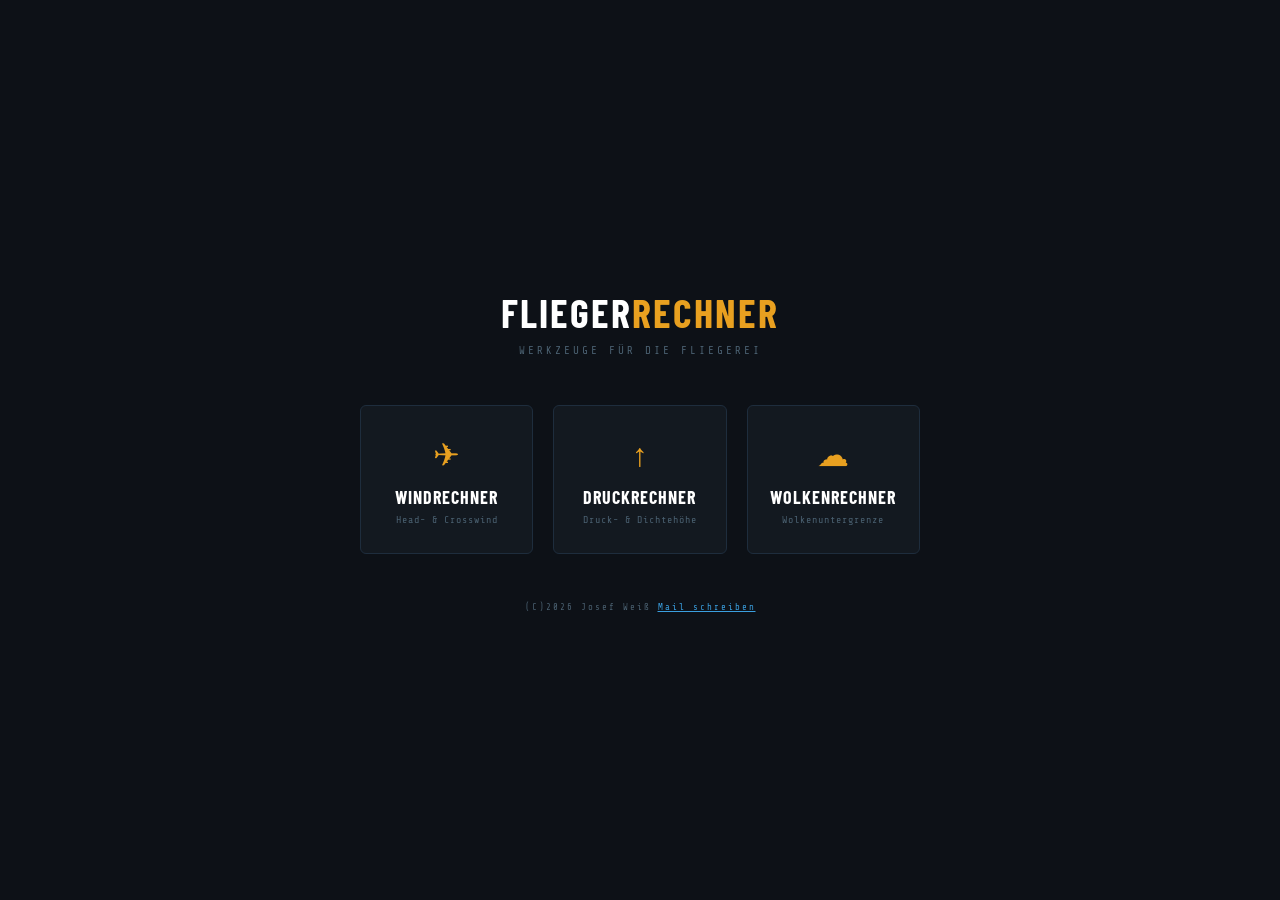
<file: index.html>
<!-- 
    (C) 2026 Josef Weiß
    Licensed under CC BY-NC 4.0
    Commercial use prohibited without written permission
-->
<!DOCTYPE html>
<html lang="de">
<head>
    <meta charset="UTF-8">
    <meta name="viewport" content="width=device-width, initial-scale=1.0">
    <title>Fliegereirechner</title>
    <link rel="manifest" href="manifest.json">
    <meta name="theme-color" content="#e8a020">
    <link rel="stylesheet" href="styles.css">
</head>
<body>

    <h1>Flieger<span>rechner</span></h1>
    <p class="subtitle">Werkzeuge für die Fliegerei</p>

    <div class="kacheln">

        <a href="Wind_Rechner/index.html" class="kachel">
            <div class="kachel-icon">✈</div>
            <div class="kachel-titel">Windrechner</div>
            <div class="kachel-sub">Head- & Crosswind</div>
        </a>

        <a href="Druck_Rechner/index.html" class="kachel">
            <div class="kachel-icon">↑</div>
            <div class="kachel-titel">Druckrechner</div>
            <div class="kachel-sub">Druck- & Dichtehöhe</div>
        </a>

        <a href="Wolkenrechner/index.html" class="kachel">
            <div class="kachel-icon">☁</div>
            <div class="kachel-titel">Wolkenrechner</div>
            <div class="kachel-sub">Wolkenuntergrenze</div>
        </a>

    </div>

    <footer>
        (C)2026 Josef Weiß
        <a href="mailto:weiss.josef1987@googlemail.com">Mail schreiben</a>
    </footer>
    <script>
        if ('serviceWorker' in navigator) {
            navigator.serviceWorker.register('./service-worker.js')
                .then(() => console.log('Service Worker registriert'))
                .catch(err => console.log('Fehler:', err));
        }
    </script>
</body>
</html>
</file>
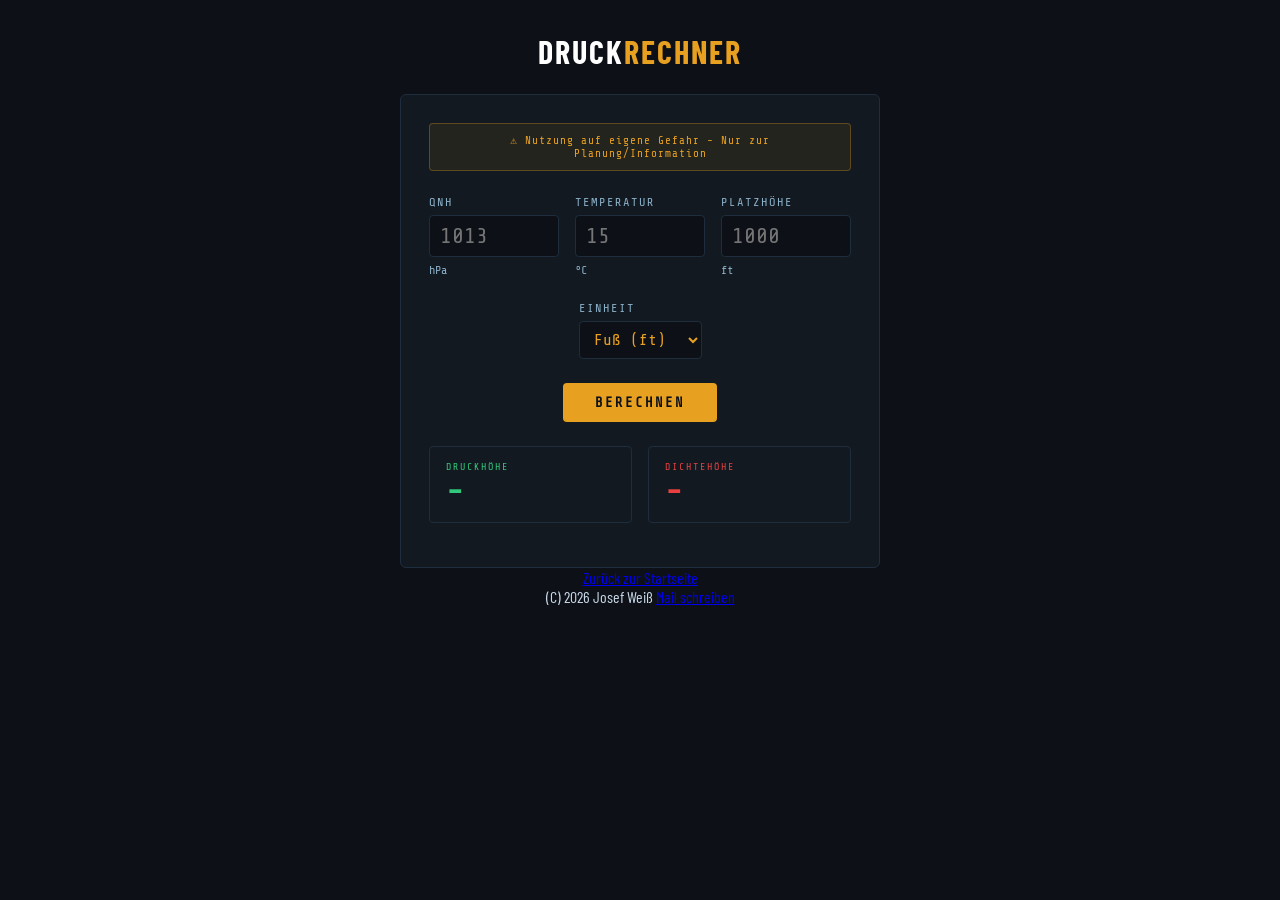
<file: Druck_Rechner/index.html>
<!-- 
    (C) 2026 Josef Weiß
    Licensed under CC BY-NC 4.0
    Commercial use prohibited without written permission
-->
<!doctype html>
<html lang="de">
  <head>
    <meta charset="UTF-8" />
    <meta name="viewport" content="width=device-width, initial-scale=1.0" />
    <title>Rechner für Druck-/Dichtehöhe</title>
    <link rel="stylesheet" href="styles.css" />
  </head>
  <body>
    <h1>Druck<span>rechner</span></h1>

    <div class="card">
      <div class="warning-box">
        &#9888; Nutzung auf eigene Gefahr - Nur zur Planung/Information
      </div>

      <div class="inputs">
        <div class="input-group">
          <label>QNH</label>
          <input type="number" id="qnh" placeholder="1013" />
          <span class="unit">hPa</span>
        </div>
        <div class="input-group">
          <label>Temperatur</label>
          <input type="number" id="temp" step="1" placeholder="15" />
          <span class="unit">°C</span>
        </div>
        <div class="input-group">
          <label>Platzhöhe</label>
          <input type="number" id="fe" step="1" placeholder="1000" />
          <span class="unit" id="aktEinh">ft</span>
        </div>
      </div>

      <div class="limit-row">
        <div class="input-group">
          <label>Einheit</label>
          <select id="einheit">
            <option value="ft" selected>Fuß (ft)</option>
            <option value="m">Meter (m)</option>
          </select>
        </div>
      </div>

      <div class="btn-row">
        <button id="calcBtn" onclick="onClickBtn()">Berechnen</button>
      </div>

      <div class="results">
        <div class="result-box box-head">
          <div class="tag">Druckhöhe</div>
          <div class="value" id="outPressAlt">-</div>
        </div>
        <div class="result-box box-cross">
          <div class="tag">Dichtehöhe</div>
          <div class="value" id="outDensAlt">-</div>
        </div>
      </div>
    </div>

    <script src="app.js"></script>
  </body>
  <footer>
    <p style="text-align: center;"><a href="../index.html">Zurück zur Startseite</a></p>
    <span
      >(C) 2026 Josef Weiß
      <a href="mailto:weiss.josef1987@googlemail.com">Mail schreiben</a></span
    >
  </footer>
</html>
</file>
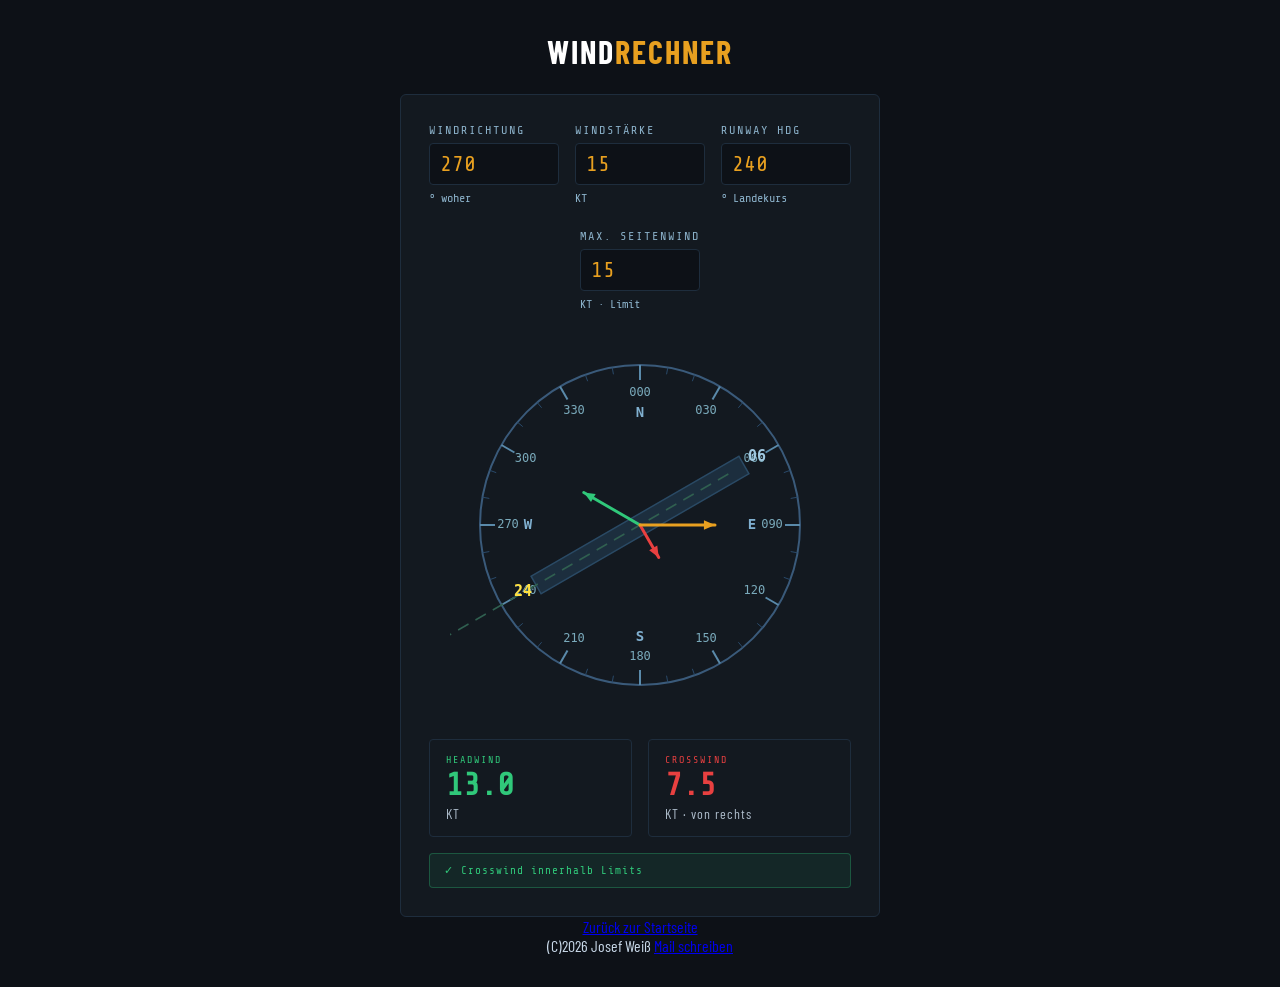
<file: Wind_Rechner/index.html>
<!-- 
    (C) 2026 Josef Weiß
    Licensed under CC BY-NC 4.0
    Commercial use prohibited without written permission
-->
<!doctype html>
<html lang="de">
  <head>
    <meta charset="UTF-8" />
    <meta name="viewport" content="width=device-width, initial-scale=1.0" />
    <title>Windrechner</title>
    <link rel="stylesheet" href="styles.css" />
  </head>
  <header></header>
  <body>
    <h1>Wind<span>rechner</span></h1>

    <div class="card">
      <div class="inputs">
        <div class="input-group">
          <label>Windrichtung</label>
          <input type="number" id="windDir" value="270" />
          <span class="unit">° woher</span>
        </div>
        <div class="input-group">
          <label>Windstärke</label>
          <input type="number" id="windSpd" value="15" />
          <span class="unit">KT</span>
        </div>
        <div class="input-group">
          <label>Runway HDG</label>
          <input type="number" id="rwyHdg" value="240" />
          <span class="unit">° Landekurs</span>
        </div>
      </div>

      <div class="limit-row">
        <div class="input-group">
          <label>Max. Seitenwind</label>
          <input type="number" id="xwLimit" value="15" min="1" max="40" />
          <span class="unit">KT · Limit</span>
        </div>
      </div>

      <div class="compass-row">
        <canvas id="compass" width="380" height="380"></canvas>
      </div>

      <div class="results">
        <div class="result-box box-head">
          <div class="tag" id="hwTag">Headwind</div>
          <div class="value" id="hwVal">–</div>
          <div class="sub" id="hwLabel">KT</div>
        </div>
        <div class="result-box box-cross">
          <div class="tag">Crosswind</div>
          <div class="value" id="xwVal">–</div>
          <div class="sub" id="xwLabel">KT</div>
        </div>
      </div>

      <div id="warning"></div>
    </div>
    <script src="app.js"></script>
  </body>
  <footer>
    <p style="text-align: center;"><a href="../index.html">Zurück zur Startseite</a></p>
    (C)2026 Josef Weiß
    <a href="mailto:weiss.josef1987@googlemail.com">Mail schreiben</a>
  </footer>
</html>
</file>
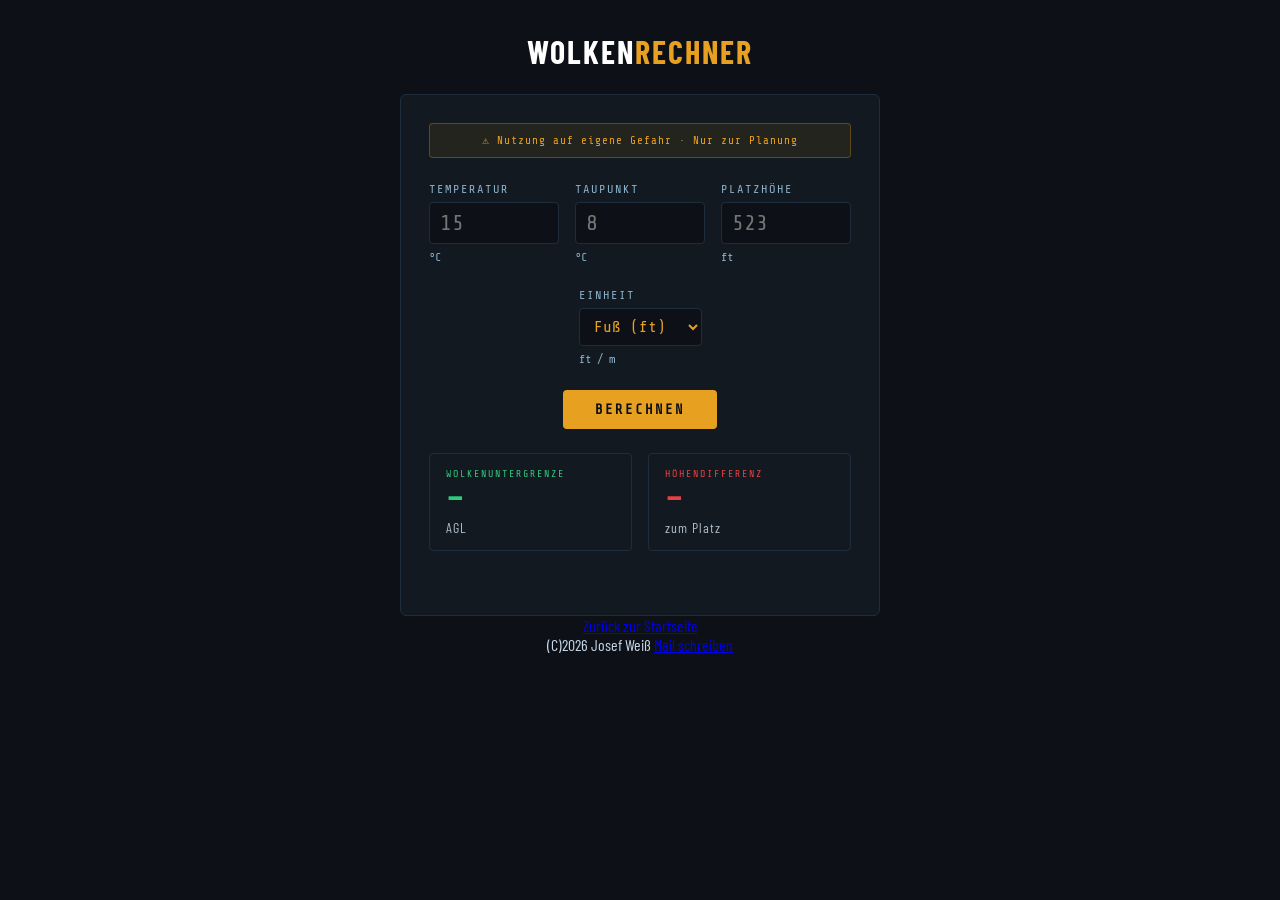
<file: Wolkenrechner/index.html>
<!-- 
    (C) 2026 Josef Weiß
    Licensed under CC BY-NC 4.0
    Commercial use prohibited without written permission
-->
<!DOCTYPE html>
<html lang="de">
<head>
    <meta charset="UTF-8">
    <meta name="viewport" content="width=device-width, initial-scale=1.0">
    <title>Wolkenrechner</title>
    <link rel="stylesheet" href="styles.css">
</head>
<body>

    <h1>Wolken<span>rechner</span></h1>

    <div class="card">

        <div class="warning-box">
            &#9888; Nutzung auf eigene Gefahr · Nur zur Planung
        </div>

        <div class="inputs">
            <div class="input-group">
                <label>Temperatur</label>
                <input type="number" id="temp" step="1" placeholder="15">
                <span class="unit">°C</span>
            </div>
            <div class="input-group">
                <label>Taupunkt</label>
                <input type="number" id="taup" step="1" placeholder="8">
                <span class="unit">°C</span>
            </div>
            <div class="input-group">
                <label>Platzhöhe</label>
                <input type="number" id="elev" placeholder="523">
                <span class="unit" id="aktEinh">ft</span>
            </div>
        </div>

        <div class="limit-row">
            <div class="input-group">
                <label>Einheit</label>
                <select id="einheit">
                    <option value="ft" selected>Fuß (ft)</option>
                    <option value="m">Meter (m)</option>
                </select>
                <span class="unit">ft / m</span>
            </div>
        </div>

        <div class="btn-row">
            <button id="calcBtn" onclick="onClickBtn()">Berechnen</button>
        </div>

        <div class="results">
            <div class="result-box box-head">
                <div class="tag">Wolkenuntergrenze</div>
                <div class="value" id="cloud">–</div>
                <div class="sub">AGL</div>
            </div>
            <div class="result-box box-cross">
                <div class="tag">Höhendifferenz</div>
                <div class="value" id="field">–</div>
                <div class="sub">zum Platz</div>
            </div>
        </div>

        <div id="warning"></div>

    </div>
    <script src="script.js"></script>
</body>
<footer>
    <p style="text-align: center;"><a href="../index.html">Zurück zur Startseite</a></p>
    (C)2026 Josef Weiß
    <a href="mailto:weiss.josef1987@googlemail.com">Mail schreiben</a>
</footer>
</html>
</file>
<file: styles.css>
@import url('https://fonts.googleapis.com/css2?family=Share+Tech+Mono&family=Barlow+Condensed:wght@400;600;700&display=swap');

* { box-sizing: border-box; margin: 0; padding: 0; }

body {
    background: #0d1117;
    color: #c8d8e8;
    font-family: 'Barlow Condensed', sans-serif;
    min-height: 100vh;
    display: flex;
    flex-direction: column;
    align-items: center;
    justify-content: center;
    padding: 32px 16px;
}

h1 {
    font-size: 40px;
    font-weight: 700;
    letter-spacing: 2px;
    text-transform: uppercase;
    color: #fff;
    margin-bottom: 8px;
}
h1 span { color: #e8a020; }

.subtitle {
    font-family: 'Share Tech Mono', monospace;
    font-size: 11px;
    letter-spacing: 3px;
    color: #4a6070;
    text-transform: uppercase;
    margin-bottom: 48px;
}

.kacheln {
    display: grid;
    grid-template-columns: repeat(3, 1fr);
    gap: 20px;
    width: 100%;
    max-width: 560px;
}

.kachel {
    background: #131920;
    border: 1px solid #1e2d3d;
    border-radius: 6px;
    padding: 28px 16px;
    text-decoration: none;
    text-align: center;
    transition: border-color .2s, box-shadow .2s, transform .2s;
    position: relative;
    overflow: hidden;
}

.kachel::before {
    content: '';
    position: absolute;
    top: 0; left: 0; right: 0;
    height: 2px;
    background: linear-gradient(90deg, transparent, #e8a020, transparent);
    opacity: 0;
    transition: opacity .2s;
}

.kachel:hover {
    border-color: #7a5010;
    box-shadow: 0 0 20px rgba(232,160,32,0.15);
    transform: translateY(-2px);
}

.kachel:hover::before { opacity: 1; }

.kachel-icon {
    font-size: 32px;
    margin-bottom: 12px;
    color: #e8a020;
}

.kachel-titel {
    font-size: 18px;
    font-weight: 700;
    letter-spacing: 1px;
    text-transform: uppercase;
    color: #fff;
    margin-bottom: 6px;
}

.kachel-sub {
    font-family: 'Share Tech Mono', monospace;
    font-size: 10px;
    letter-spacing: 1px;
    color: #4a6070;
}

footer {
    margin-top: 48px;
    font-family: 'Share Tech Mono', monospace;
    font-size: 9px;
    letter-spacing: 2px;
    color: #4a6070;
    text-align: center;
}
footer a { color: #3a9fdf; }

@media (max-width: 480px) {
    .kacheln {
        grid-template-columns: 1fr;
    }
}
</file>
<file: Druck_Rechner/styles.css>
@import url("https://fonts.googleapis.com/css2?family=Share+Tech+Mono&family=Barlow+Condensed:wght@400;600;700&display=swap");

* {
  box-sizing: border-box;
  margin: 0;
  padding: 0;
}

body {
  background: #0d1117;
  color: #c8d8e8;
  font-family: "Barlow Condensed", sans-serif;
  min-height: 100vh;
  display: flex;
  flex-direction: column;
  align-items: center;
  padding: 32px 16px;
}

h1 {
  font-size: 32px;
  font-weight: 700;
  letter-spacing: 2px;
  text-transform: uppercase;
  color: #fff;
  margin-bottom: 24px;
}
h1 span {
  color: #e8a020;
}

.card {
  background: #131920;
  border: 1px solid #1e2d3d;
  border-radius: 6px;
  padding: 28px;
  width: 100%;
  max-width: 480px;
}

.inputs {
  display: grid;
  grid-template-columns: 1fr 1fr 1fr;
  gap: 16px;
  margin-bottom: 24px;
}

.input-group {
  display: flex;
  flex-direction: column;
  gap: 6px;
}

.input-group label {
  font-family: "Share Tech Mono", monospace;
  font-size: 12px;
  letter-spacing: 2px;
  color: #8ab0c8;
  text-transform: uppercase;
}

.input-group input {
  background: #0d1117;
  border: 1px solid #1e2d3d;
  border-radius: 4px;
  color: #e8a020;
  font-family: "Share Tech Mono", monospace;
  font-size: 22px;
  padding: 8px 10px;
  width: 100%;
  outline: none;
  appearance: textfield;
}

.input-group input::-webkit-inner-spin-button,
.input-group input::-webkit-outer-spin-button {
  -webkit-appearance: none;
}
.input-group input:focus {
  border-color: #7a5010;
  box-shadow: 0 0 12px rgba(232, 160, 32, 0.3);
}

.limit-row {
  display: flex;
  justify-content: center;
  margin-bottom: 24px;
}

.limit-row .input-group{
  max-width: 160px;
}

.unit {
  font-family: "Share Tech Mono", monospace;
  font-size: 12px;
  color: #8ab0c8;
}

.compass-row {
  display: flex;
  justify-content: center;
  margin-bottom: 24px;
}

canvas {
  border: none !important;
  background: transparent !important;
}

.results {
  display: grid;
  grid-template-columns: 1fr 1fr;
  gap: 16px;
  margin-bottom: 16px;
}

.result-box {
  border: 1px solid #1e2d3d;
  border-radius: 4px;
  padding: 14px 16px;
}

.result-box .tag {
  font-family: "Share Tech Mono", monospace;
  font-size: 10px;
  letter-spacing: 2px;
  text-transform: uppercase;
  margin-bottom: 4px;
}

.result-box .value {
  font-family: "Share Tech Mono", monospace;
  font-size: 32px;
  font-weight: 700;
  line-height: 1;
}

.result-box .sub {
  font-size: 14px;
  letter-spacing: 1px;
  margin-top: 4px;
  opacity: 0.85;
}

.box-head .tag,
.box-head .value {
  color: #30c87a;
}
.box-cross .tag,
.box-cross .value {
  color: #e84040;
}

#warning {
  font-family: "Share Tech Mono", monospace;
  font-size: 11px;
  letter-spacing: 1px;
  padding: 10px 14px;
  border-radius: 4px;
  margin-top: 8px;
}
#warning.ok {
  background: rgba(48, 200, 122, 0.08);
  border: 1px solid rgba(48, 200, 122, 0.3);
  color: #30c87a;
}
#warning.caution {
  background: rgba(232, 160, 32, 0.08);
  border: 1px solid rgba(232, 160, 32, 0.3);
  color: #e8a020;
}
#warning.limit {
  background: rgba(232, 64, 64, 0.08);
  border: 1px solid rgba(232, 64, 64, 0.3);
  color: #e84040;
}

.warning-box{
  font-family: 'Share Tech Mono', monospace;
    font-size: 11px;
    letter-spacing: 1px;
    padding: 10px 14px;
    border-radius: 4px;
    margin-bottom: 24px;
    background: rgba(232,160,32,.08);
    border: 1px solid rgba(232,160,32,.3);
    color: #e8a020;
    text-align: center;
}

#calcBtn {
    background: #e8a020;
    color: #0d1117;
    border: none;
    border-radius: 4px;
    font-family: 'Share Tech Mono', monospace;
    font-size: 14px;
    font-weight: 700;
    letter-spacing: 2px;
    padding: 12px 32px;
    cursor: pointer;
    text-transform: uppercase;
    transition: background .2s, box-shadow .2s;
}

#calcBtn:hover {
    background: #ffb830;
    box-shadow: 0 0 16px rgba(232,160,32,0.4);
}

select#einheit {
    background: #0d1117;
    border: 1px solid #1e2d3d;
    border-radius: 4px;
    color: #e8a020;
    font-family: 'Share Tech Mono', monospace;
    font-size: 16px;
    padding: 8px 10px;
    width: 100%;
    outline: none;
}

.btn-row {
    display: flex;
    justify-content: center;
    margin: 24px 0;
}


@media (max-width: 480px) {
    .inputs {
        grid-template-columns: 1fr;
    }

    .card {
        padding: 16px;
    }

    h1 {
        font-size: 24px;
    }
}
</file>
<file: Wind_Rechner/styles.css>
@import url("https://fonts.googleapis.com/css2?family=Share+Tech+Mono&family=Barlow+Condensed:wght@400;600;700&display=swap");

* {
  box-sizing: border-box;
  margin: 0;
  padding: 0;
}

body {
  background: #0d1117;
  color: #c8d8e8;
  font-family: "Barlow Condensed", sans-serif;
  min-height: 100vh;
  display: flex;
  flex-direction: column;
  align-items: center;
  padding: 32px 16px;
}

h1 {
  font-size: 32px;
  font-weight: 700;
  letter-spacing: 2px;
  text-transform: uppercase;
  color: #fff;
  margin-bottom: 24px;
}
h1 span {
  color: #e8a020;
}

.card {
  background: #131920;
  border: 1px solid #1e2d3d;
  border-radius: 6px;
  padding: 28px;
  width: 100%;
  max-width: 480px;
}

.inputs {
  display: grid;
  grid-template-columns: 1fr 1fr 1fr;
  gap: 16px;
  margin-bottom: 24px;
}

.input-group {
  display: flex;
  flex-direction: column;
  gap: 6px;
}

.input-group label {
  font-family: "Share Tech Mono", monospace;
  font-size: 12px;
  letter-spacing: 2px;
  color: #8ab0c8;
  text-transform: uppercase;
}

.input-group input {
  background: #0d1117;
  border: 1px solid #1e2d3d;
  border-radius: 4px;
  color: #e8a020;
  font-family: "Share Tech Mono", monospace;
  font-size: 22px;
  padding: 8px 10px;
  width: 100%;
  outline: none;
  -moz-appearance: textfield;
}
.input-group input::-webkit-inner-spin-button,
.input-group input::-webkit-outer-spin-button {
  -webkit-appearance: none;
}
.input-group input:focus {
  border-color: #7a5010;
  box-shadow: 0 0 12px rgba(232, 160, 32, 0.3);
}

.limit-row {
  display: flex;
  justify-content: center;
  margin-bottom: 24px;
}

.limit-row .input-group{
  max-width: 160px;
}

.unit {
  font-family: "Share Tech Mono", monospace;
  font-size: 12px;
  color: #8ab0c8;
}

.compass-row {
  display: flex;
  justify-content: center;
  margin-bottom: 24px;
}

canvas {
  border: none !important;
  background: transparent !important;
}

.results {
  display: grid;
  grid-template-columns: 1fr 1fr;
  gap: 16px;
  margin-bottom: 16px;
}

.result-box {
  border: 1px solid #1e2d3d;
  border-radius: 4px;
  padding: 14px 16px;
}

.result-box .tag {
  font-family: "Share Tech Mono", monospace;
  font-size: 10px;
  letter-spacing: 2px;
  text-transform: uppercase;
  margin-bottom: 4px;
}

.result-box .value {
  font-family: "Share Tech Mono", monospace;
  font-size: 32px;
  font-weight: 700;
  line-height: 1;
}

.result-box .sub {
  font-size: 14px;
  letter-spacing: 1px;
  margin-top: 4px;
  opacity: 0.85;
}

.box-head .tag,
.box-head .value {
  color: #30c87a;
}
.box-cross .tag,
.box-cross .value {
  color: #e84040;
}

#warning {
  font-family: "Share Tech Mono", monospace;
  font-size: 11px;
  letter-spacing: 1px;
  padding: 10px 14px;
  border-radius: 4px;
  margin-top: 8px;
}
#warning.ok {
  background: rgba(48, 200, 122, 0.08);
  border: 1px solid rgba(48, 200, 122, 0.3);
  color: #30c87a;
}
#warning.caution {
  background: rgba(232, 160, 32, 0.08);
  border: 1px solid rgba(232, 160, 32, 0.3);
  color: #e8a020;
}
#warning.limit {
  background: rgba(232, 64, 64, 0.08);
  border: 1px solid rgba(232, 64, 64, 0.3);
  color: #e84040;
}

@media (max-width: 480px) {
    .inputs {
        grid-template-columns: 1fr;
    }

    .card {
        padding: 16px;
    }

    h1 {
        font-size: 24px;
    }
}
</file>
<file: Wolkenrechner/styles.css>
@import url("https://fonts.googleapis.com/css2?family=Share+Tech+Mono&family=Barlow+Condensed:wght@400;600;700&display=swap");

* {
  box-sizing: border-box;
  margin: 0;
  padding: 0;
}

body {
  background: #0d1117;
  color: #c8d8e8;
  font-family: "Barlow Condensed", sans-serif;
  min-height: 100vh;
  display: flex;
  flex-direction: column;
  align-items: center;
  padding: 32px 16px;
}

h1 {
  font-size: 32px;
  font-weight: 700;
  letter-spacing: 2px;
  text-transform: uppercase;
  color: #fff;
  margin-bottom: 24px;
}
h1 span {
  color: #e8a020;
}

.card {
  background: #131920;
  border: 1px solid #1e2d3d;
  border-radius: 6px;
  padding: 28px;
  width: 100%;
  max-width: 480px;
}

.inputs {
  display: grid;
  grid-template-columns: 1fr 1fr 1fr;
  gap: 16px;
  margin-bottom: 24px;
}

.input-group {
  display: flex;
  flex-direction: column;
  gap: 6px;
}

.input-group label {
  font-family: "Share Tech Mono", monospace;
  font-size: 12px;
  letter-spacing: 2px;
  color: #8ab0c8;
  text-transform: uppercase;
}

.input-group input {
  background: #0d1117;
  border: 1px solid #1e2d3d;
  border-radius: 4px;
  color: #e8a020;
  font-family: "Share Tech Mono", monospace;
  font-size: 22px;
  padding: 8px 10px;
  width: 100%;
  outline: none;
  -moz-appearance: textfield;
}
.input-group input::-webkit-inner-spin-button,
.input-group input::-webkit-outer-spin-button {
  -webkit-appearance: none;
}
.input-group input:focus {
  border-color: #7a5010;
  box-shadow: 0 0 12px rgba(232, 160, 32, 0.3);
}

.limit-row {
  display: flex;
  justify-content: center;
  margin-bottom: 24px;
}

.limit-row .input-group{
  max-width: 160px;
}

.unit {
  font-family: "Share Tech Mono", monospace;
  font-size: 12px;
  color: #8ab0c8;
}

.compass-row {
  display: flex;
  justify-content: center;
  margin-bottom: 24px;
}

canvas {
  border: none !important;
  background: transparent !important;
}

.results {
  display: grid;
  grid-template-columns: 1fr 1fr;
  gap: 16px;
  margin-bottom: 16px;
}

.result-box {
  border: 1px solid #1e2d3d;
  border-radius: 4px;
  padding: 14px 16px;
}

.result-box .tag {
  font-family: "Share Tech Mono", monospace;
  font-size: 10px;
  letter-spacing: 2px;
  text-transform: uppercase;
  margin-bottom: 4px;
}

.result-box .value {
  font-family: "Share Tech Mono", monospace;
  font-size: 32px;
  font-weight: 700;
  line-height: 1;
}

.result-box .sub {
  font-size: 14px;
  letter-spacing: 1px;
  margin-top: 4px;
  opacity: 0.85;
}

.box-head .tag,
.box-head .value {
  color: #30c87a;
}
.box-cross .tag,
.box-cross .value {
  color: #e84040;
}

#warning {
  font-family: "Share Tech Mono", monospace;
  font-size: 11px;
  letter-spacing: 1px;
  padding: 10px 14px;
  border-radius: 4px;
  margin-top: 8px;
}
#warning.ok {
  background: rgba(48, 200, 122, 0.08);
  border: 1px solid rgba(48, 200, 122, 0.3);
  color: #30c87a;
}
#warning.caution {
  background: rgba(232, 160, 32, 0.08);
  border: 1px solid rgba(232, 160, 32, 0.3);
  color: #e8a020;
}
#warning.limit {
  background: rgba(232, 64, 64, 0.08);
  border: 1px solid rgba(232, 64, 64, 0.3);
  color: #e84040;
}

.warning-box {
    font-family: 'Share Tech Mono', monospace;
    font-size: 11px;
    letter-spacing: 1px;
    padding: 10px 14px;
    border-radius: 4px;
    margin-bottom: 24px;
    background: rgba(232,160,32,.08);
    border: 1px solid rgba(232,160,32,.3);
    color: #e8a020;
    text-align: center;
}

.btn-row {
    display: flex;
    justify-content: center;
    margin: 24px 0;
}

#calcBtn {
    background: #e8a020;
    color: #0d1117;
    border: none;
    border-radius: 4px;
    font-family: 'Share Tech Mono', monospace;
    font-size: 14px;
    font-weight: 700;
    letter-spacing: 2px;
    padding: 12px 32px;
    cursor: pointer;
    text-transform: uppercase;
    transition: background .2s, box-shadow .2s;
}

#calcBtn:hover {
    background: #ffb830;
    box-shadow: 0 0 16px rgba(232,160,32,0.4);
}

select#einheit {
    background: #0d1117;
    border: 1px solid #1e2d3d;
    border-radius: 4px;
    color: #e8a020;
    font-family: 'Share Tech Mono', monospace;
    font-size: 16px;
    padding: 8px 10px;
    width: 100%;
    outline: none;
}

@media (max-width: 480px) {
    .inputs {
        grid-template-columns: 1fr;
    }

    .card {
        padding: 16px;
    }

    h1 {
        font-size: 24px;
    }
}
</file>
